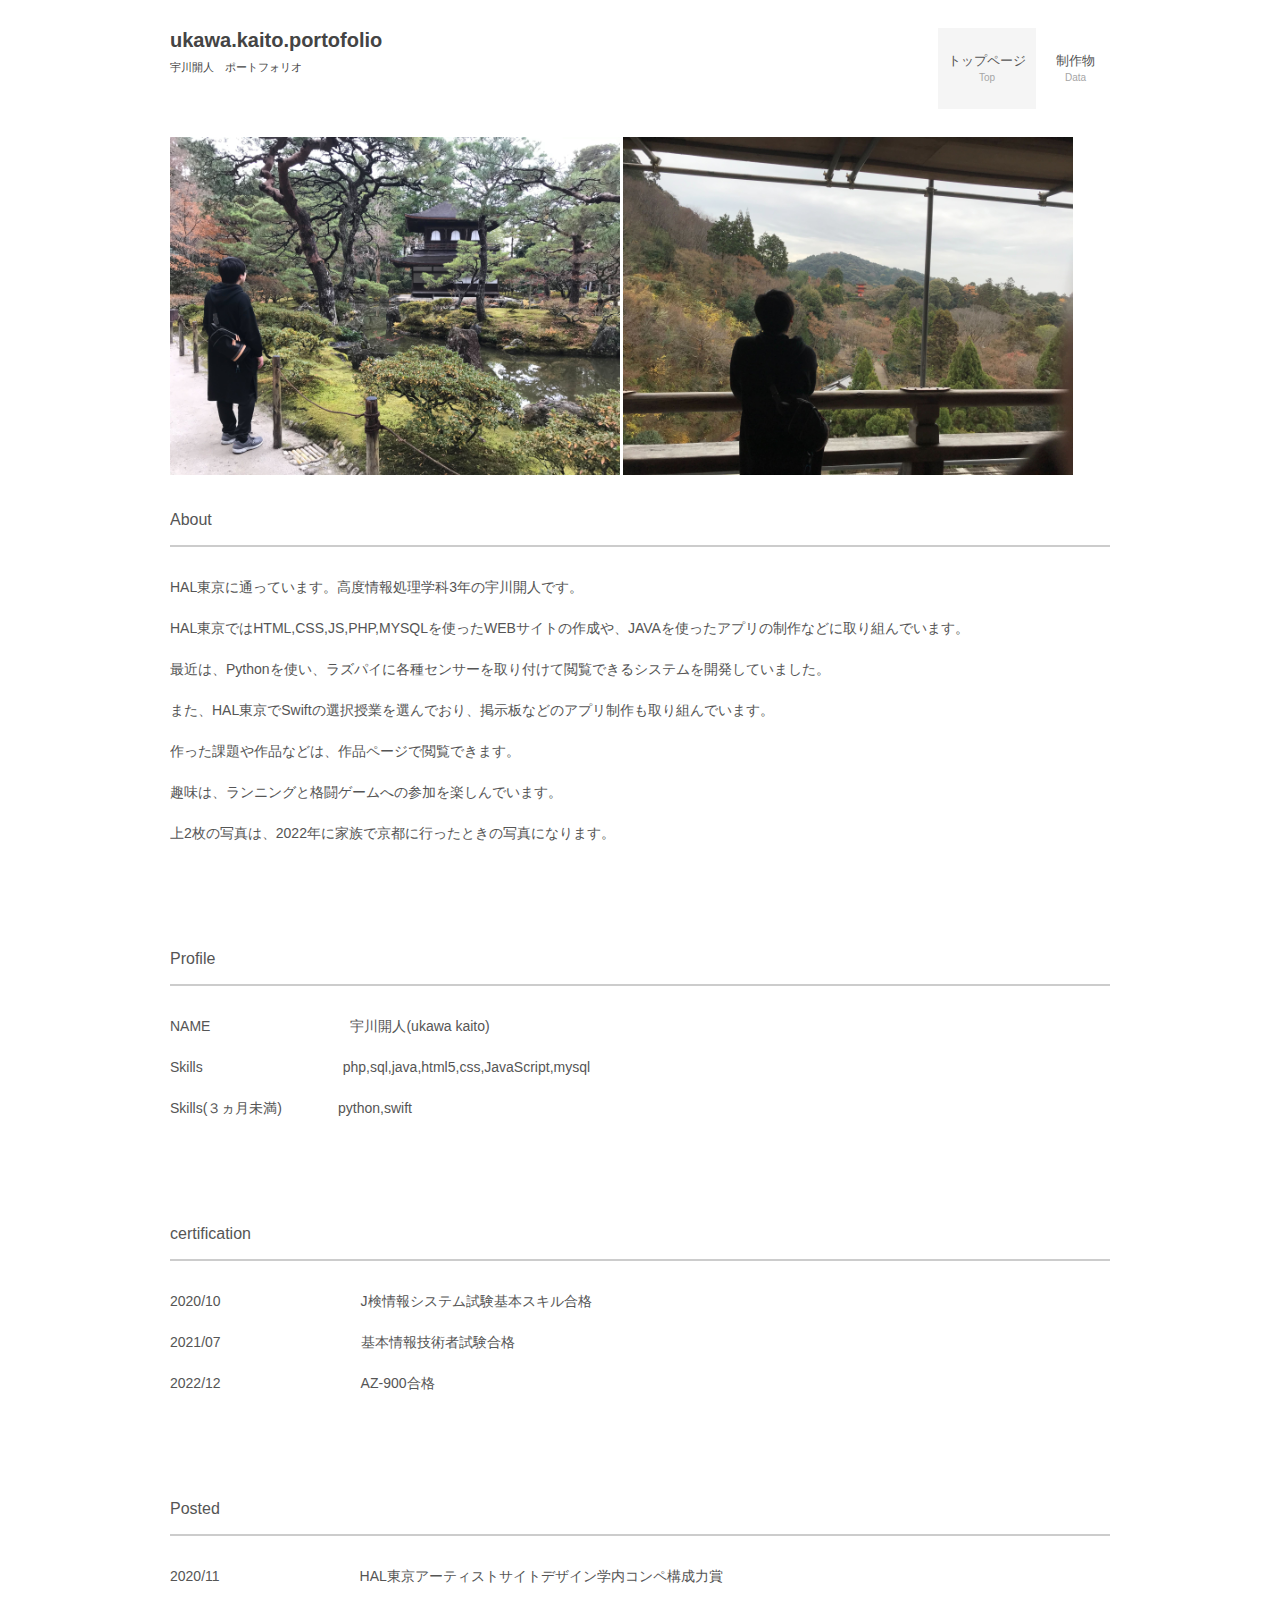
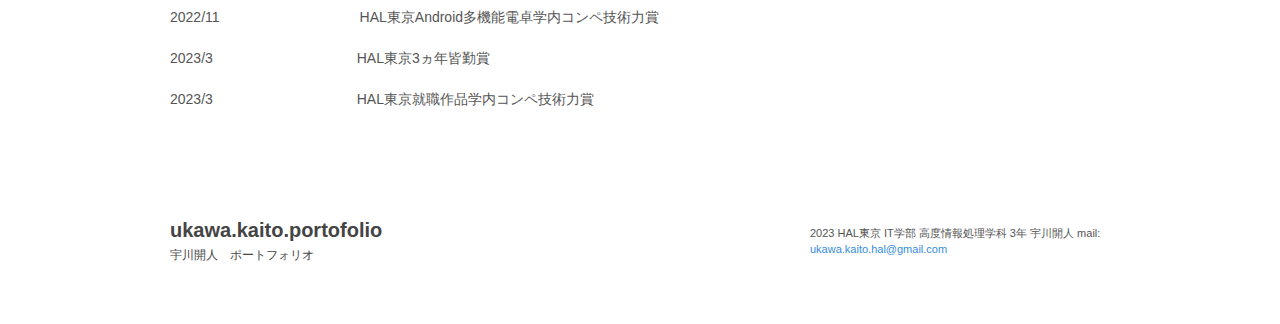
<file: index.html>
<!DOCTYPE html>
<html lang="ja">

<head>
	<meta charset="UTF-8">
	<meta name="viewport" content="width=device-width, user-scalable=yes, maximum-scale=1.0, minimum-scale=1.0">
	<meta name="description" content="portfolio">
	<title>ukawa.kaito.portofolio</title>
	<link rel="stylesheet" type="text/css" media="all" href="css/style.css">
	<script src="js/jquery1.4.4.min.js"></script>
	<script src="js/script.js"></script>
</head>

<body>

	<header id="header" role="banner">
		<div class="inner">
			<div class="logo">
				<a href="index.html" title="Cycle my Deta" rel="home">ukawa.kaito.portofolio
					<h1>宇川開人　ポートフォリオ</h1>
			</div>
			<nav id="mainNav">
				<div class="inner">
					<a class="menu" id="menu"><span>MENU</span></a>
					<div class="panel">
						<ul id="topnav">
							<li class="current-menu-item"><a
									href="index.html"><strong>トップページ</strong><br /><span>Top</span></a></li>
							<li><a href="data.html"><strong>制作物</strong><br /><span>Data</span></a>
							</li>

						</ul>
					</div>
				</div>
			</nav>
		</div>
	</header>

	<div id="mainBanner">
		<div class="inner">
			<img src="images/banners/mainImg1.jpg" width="450" height="280" alt="main1">
			<img src="images/banners/mainImg2.jpg" width="450" height="230" alt="main2">
		</div>
	</div>

	<div id="wrapper">

		<section id="post-221" class="content">
			<h3 class="heading">About</h3>
			<article class="post">

				<p>HAL東京に通っています。高度情報処理学科3年の宇川開人です。</p>
				<p>HAL東京ではHTML,CSS,JS,PHP,MYSQLを使ったWEBサイトの作成や、JAVAを使ったアプリの制作などに取り組んでいます。</p>
				<p>最近は、Pythonを使い、ラズパイに各種センサーを取り付けて閲覧できるシステムを開発していました。</p>
				<p>また、HAL東京でSwiftの選択授業を選んでおり、掲示板などのアプリ制作も取り組んでいます。</p>
				<p>作った課題や作品などは、作品ページで閲覧できます。</p>
				<p>趣味は、ランニングと格闘ゲームへの参加を楽しんでいます。</p>
				<p>上2枚の写真は、2022年に家族で京都に行ったときの写真になります。</p>
			</article>
		</section>
	</div>

	<div id="wrapper">

		<section id="post-221" class="content">
			<h3 class="heading">Profile</h3>
			<article class="post">

				<p>NAME　　　　　　　　　　宇川開人(ukawa kaito)</p>
				<p>Skills　　　　　　　　　　php,sql,java,html5,css,JavaScript,mysql</p>
				<p>Skills(３ヵ月未満)　　　　python,swift</p>
			</article>
		</section>
	</div>

	<div id="wrapper">

		<section id="post-221" class="content">
			<h3 class="heading">certification</h3>
			<article class="post">

				<p>2020/10　　　　　　　　　　J検情報システム試験基本スキル合格</p>
				<p>2021/07　　　　　　　　　　基本情報技術者試験合格</p>
				<p>2022/12　　　　　　　　　　AZ-900合格</p>
			</article>
		</section>
	</div>

	<div id="wrapper">

		<section id="post-221" class="content">
			<h3 class="heading">Posted</h3>
			<article class="post">

				<p>2020/11　　　　　　　　　　HAL東京アーティストサイトデザイン学内コンペ構成力賞</p>
				<p>2022/11　　　　　　　　　　HAL東京Android多機能電卓学内コンペ技術力賞</p>
				<p>2023/3 　　　　　　　　　　HAL東京3ヵ年皆勤賞</p>
				<p>2023/3 　　　　　　　　　　HAL東京就職作品学内コンペ技術力賞</p>
			</article>
		</section>
	</div>

	<footer id="footer">
		<div class="inner">
			<section class="gridWrapper">
				<article class="grid">
					<p class="logo"><a href="index.html" title="portfolio"
							rel="home">ukawa.kaito.portofolio<br /><span>宇川開人　ポートフォリオ</span></a></p>
				</article>
				<article class="grid">
				</article>
				<article class="grid copyright">
					2023 HAL東京 IT学部 高度情報処理学科 3年 宇川開人 mail: <a href="mailto:ukawa.kaito.hal@gmail.com"
						target="_blank">ukawa.kaito.hal@gmail.com</a>
				</article>
			</section>
		</div>
	</footer>

</body>

</html>
</file>
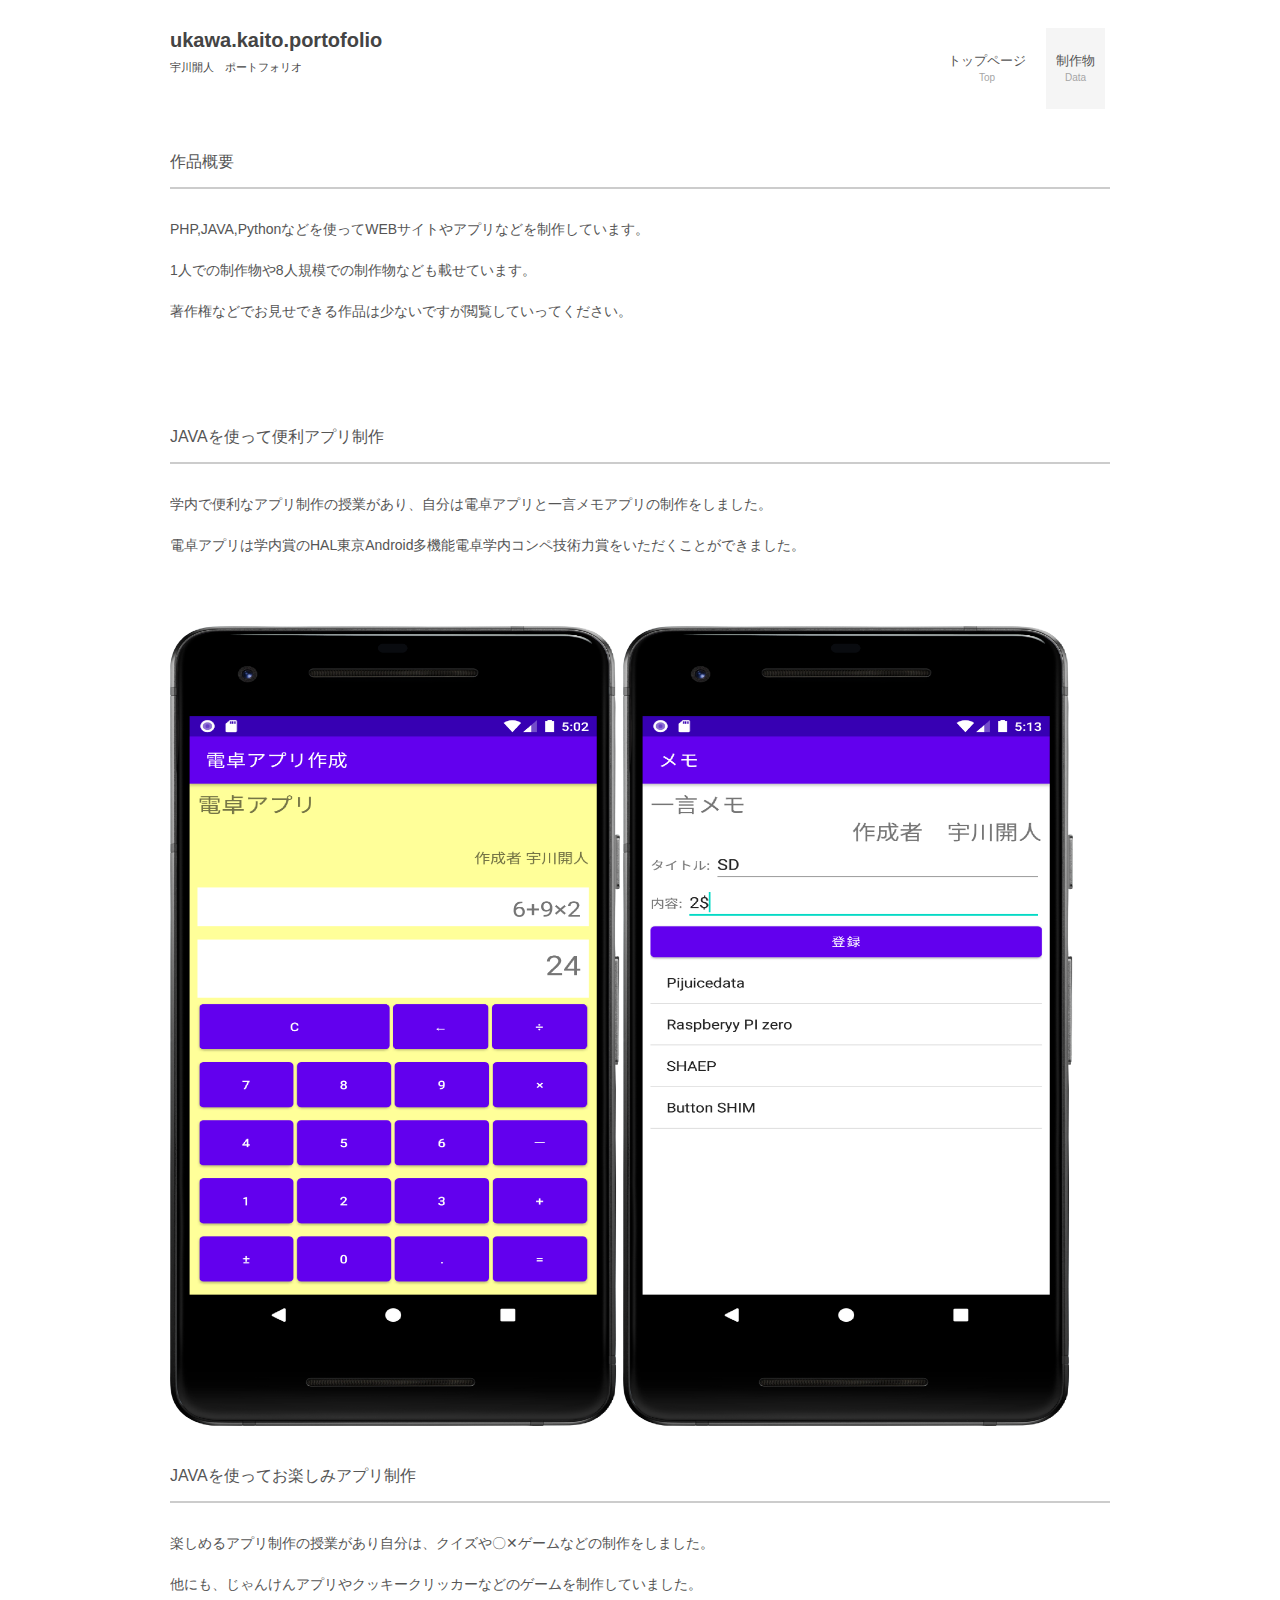
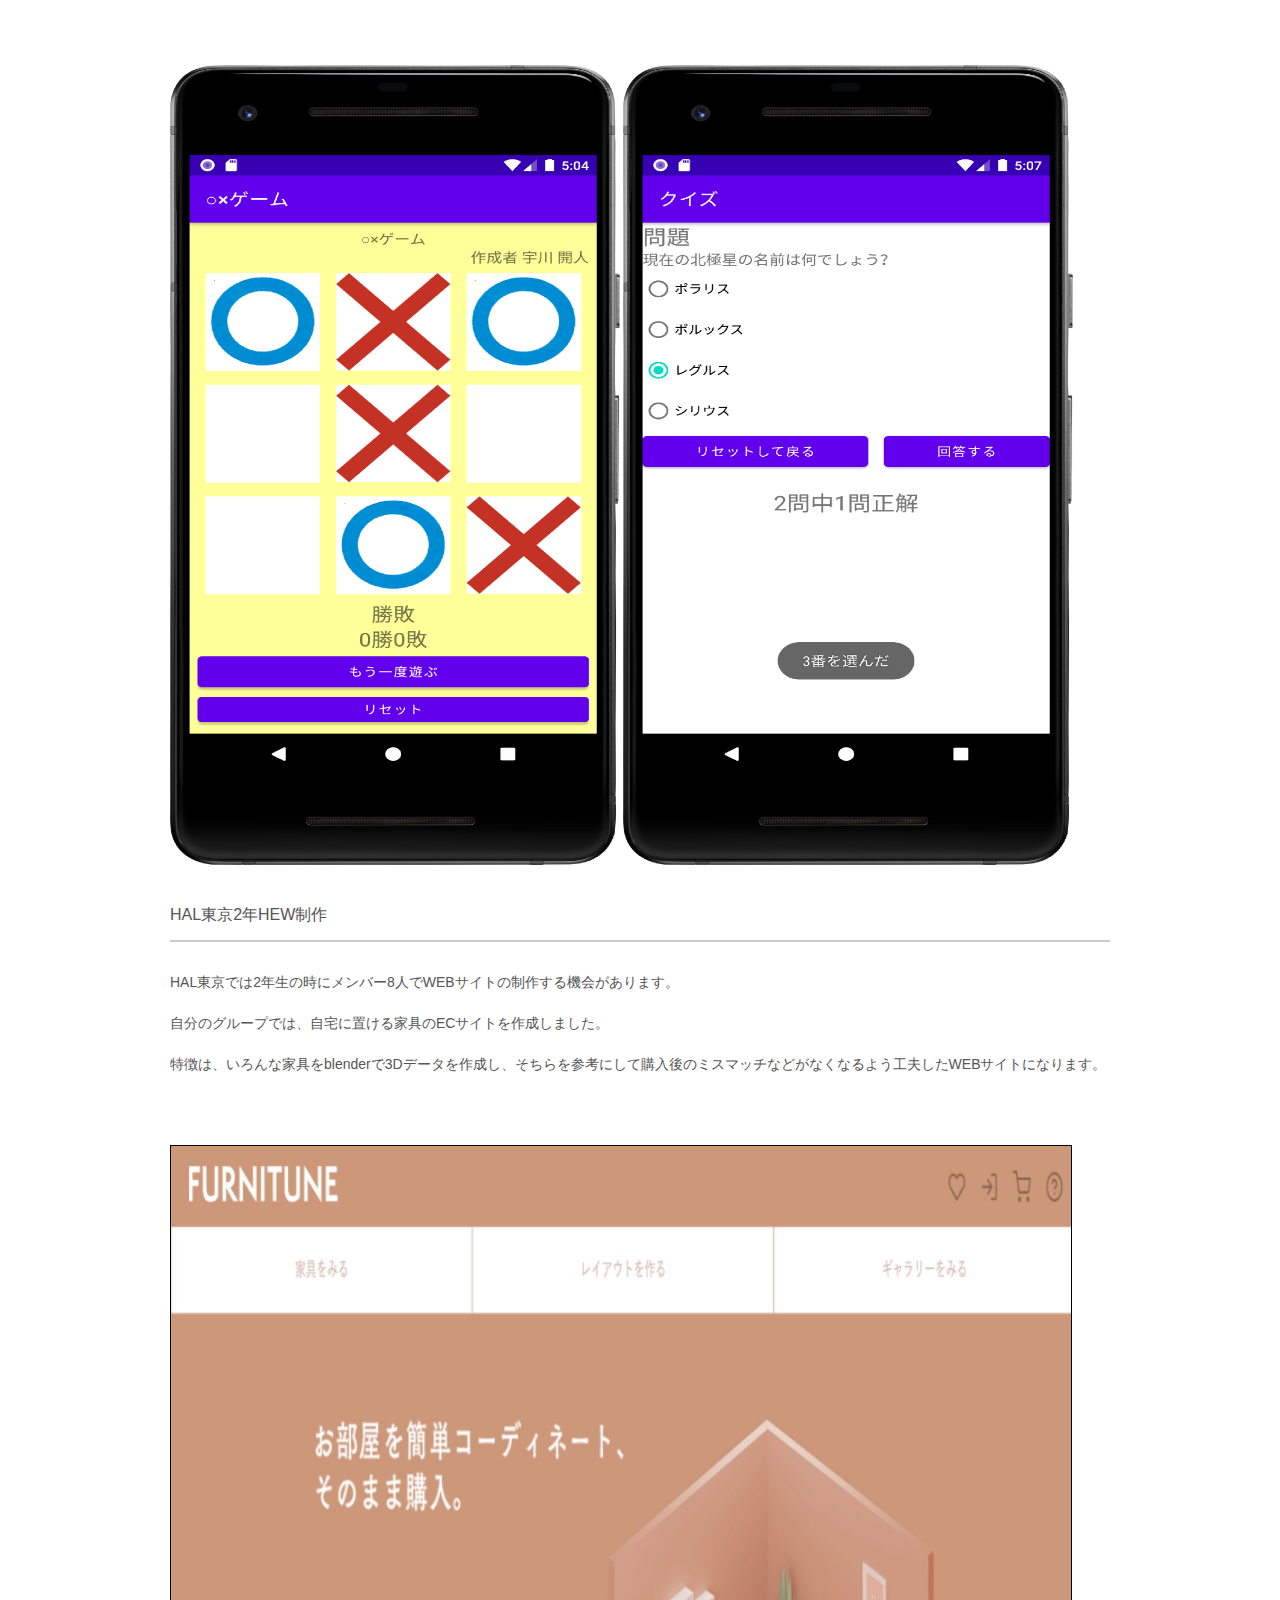
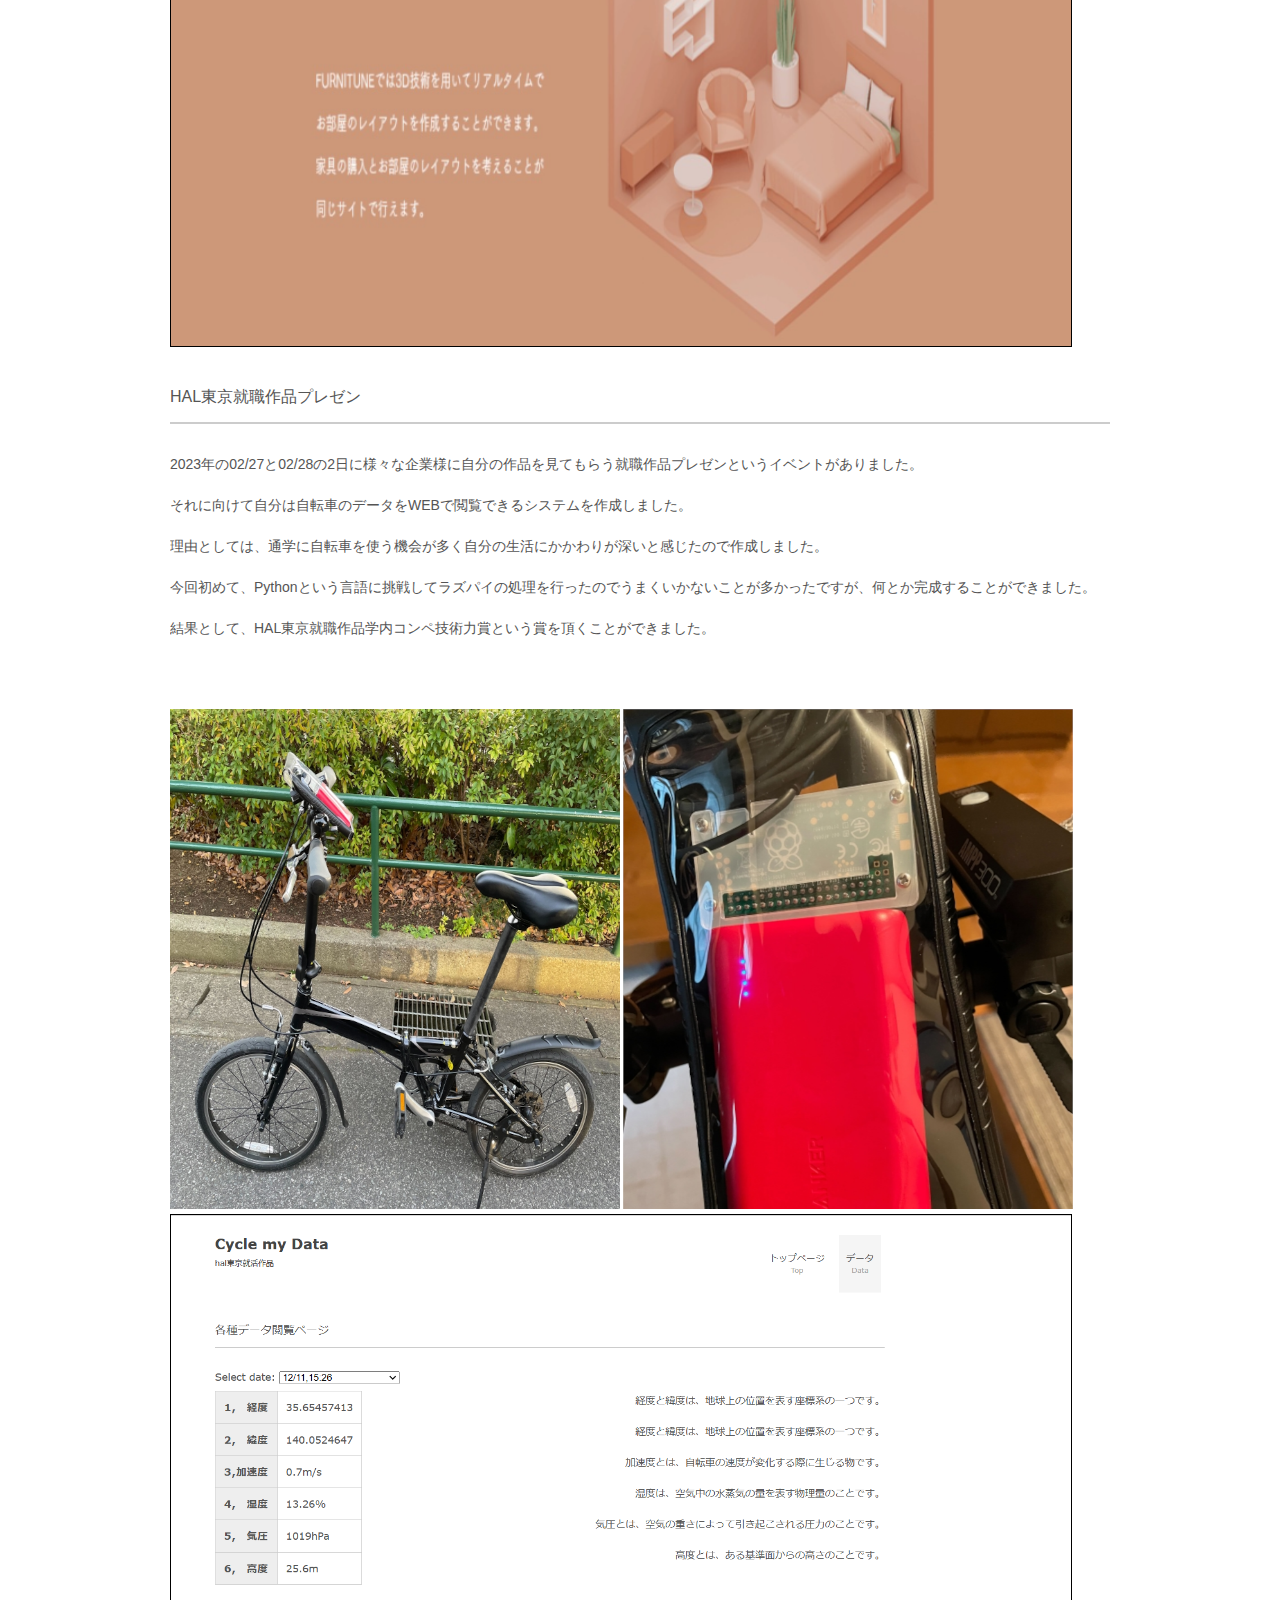
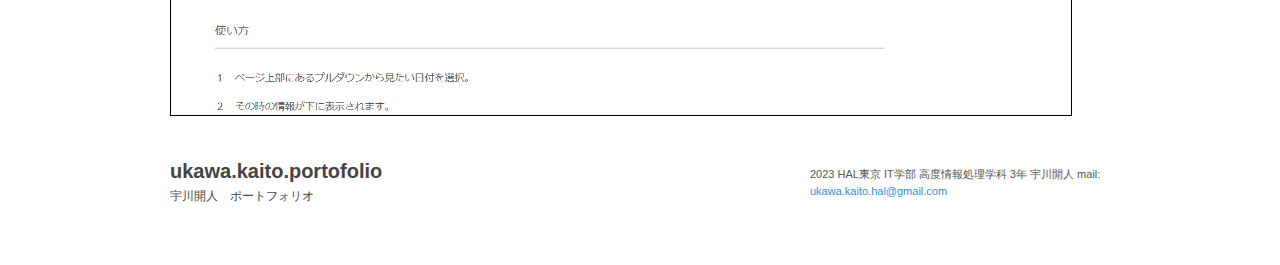
<file: data.html>
<!DOCTYPE html>
<html lang="ja">

<head>
	<meta charset="UTF-8">
	<meta name="viewport" content="width=device-width, user-scalable=yes, maximum-scale=1.0, minimum-scale=1.0">
	<meta name="description" content="portfolio">
	<title>ukawa.kaito.portofolio</title>
	<link rel="stylesheet" type="text/css" media="all" href="css/style.css">
	<script src="js/jquery1.4.4.min.js"></script>
	<script src="js/script.js"></script>
</head>

<body>

	<header id="header" role="banner">
		<div class="inner">
			<div class="logo">
				<a href="index.html" title="Cycle my Deta" rel="home">ukawa.kaito.portofolio
					<h1>宇川開人　ポートフォリオ</h1>
			</div>
			<nav id="mainNav">
				<div class="inner">
					<a class="menu" id="menu"><span>MENU</span></a>
					<div class="panel">
						<ul id="topnav">
							<li><a href="index.html"><strong>トップページ</strong><br /><span>Top</span></a></li>
							<li class="current-menu-item"><a
									href="data.html"><strong>制作物</strong><br /><span>Data</span></a>
							</li>

						</ul>
					</div>
				</div>
			</nav>
		</div>
	</header>

	<div id="wrapper">

		<section id="post-221" class="content">
			<h3 class="heading">作品概要</h3>
			<article class="post">

				<p>PHP,JAVA,Pythonなどを使ってWEBサイトやアプリなどを制作しています。</p>
				<p>1人での制作物や8人規模での制作物なども載せています。</p>
				<p>著作権などでお見せできる作品は少ないですが閲覧していってください。</p>
			</article>
		</section>
	</div>

	<div id="wrapper">

		<section id="post-221" class="content">
			<h3 class="heading">JAVAを使って便利アプリ制作</h3>
			<article class="post">

				<p>学内で便利なアプリ制作の授業があり、自分は電卓アプリと一言メモアプリの制作をしました。</p>
				<p>電卓アプリは学内賞のHAL東京Android多機能電卓学内コンペ技術力賞をいただくことができました。</p>
			</article>
		</section>
	</div>



	<div class="inner">
		<img src="images/banners/Java_01.png" width="450" height="800" alt="アプリ1">
		<img src="images/banners/Java_02.png" width="450" height="800" alt="アプリ2">
	</div>

	<div id="wrapper">

		<section id="post-221" class="content">
			<h3 class="heading">JAVAを使ってお楽しみアプリ制作</h3>
			<article class="post">

				<p>楽しめるアプリ制作の授業があり自分は、クイズや〇✕ゲームなどの制作をしました。</p>
				<p>他にも、じゃんけんアプリやクッキークリッカーなどのゲームを制作していました。</p>
			</article>
		</section>
	</div>



	<div class="inner">
		<img src="images/banners/Java_03.png" width="450" height="800" alt="アプリ3">
		<img src="images/banners/Java_04.png" width="450" height="800" alt="アプリ4">
	</div>

	<div id="wrapper">

		<section id="post-221" class="content">
			<h3 class="heading">HAL東京2年HEW制作</h3>
			<article class="post">

				<p>HAL東京では2年生の時にメンバー8人でWEBサイトの制作する機会があります。</p>
				<p>自分のグループでは、自宅に置ける家具のECサイトを作成しました。</p>
				<p>特徴は、いろんな家具をblenderで3Dデータを作成し、そちらを参考にして購入後のミスマッチなどがなくなるよう工夫したWEBサイトになります。</p>
			</article>
		</section>
	</div>

	<div class="inner">
		<img src="images/banners/web01.png" width="900" height="800" alt="WEB1" style="border: 1px solid black;">
	</div>



	<div id="wrapper">

		<section id="post-221" class="content">
			<h3 class="heading">HAL東京就職作品プレゼン</h3>
			<article class="post">

				<p>2023年の02/27と02/28の2日に様々な企業様に自分の作品を見てもらう就職作品プレゼンというイベントがありました。</p>
				<p>それに向けて自分は自転車のデータをWEBで閲覧できるシステムを作成しました。</p>
				<p>理由としては、通学に自転車を使う機会が多く自分の生活にかかわりが深いと感じたので作成しました。</p>
				<p>今回初めて、Pythonという言語に挑戦してラズパイの処理を行ったのでうまくいかないことが多かったですが、何とか完成することができました。</p>
				<p>結果として、HAL東京就職作品学内コンペ技術力賞という賞を頂くことができました。</p>
			</article>
		</section>
	</div>



	<div class="inner">
		<img src="images/banners/cycle01.png" width="450" height="500" alt="cycle1">
		<img src="images/banners/cycle02.png" width="450" height="500" alt="cycle2">
		<img src="images/banners/cycle03.png" width="900" height="500" alt="cycle4" style="border: 1px solid black;">
	</div>


	<footer id="footer">
		<div class="inner">
			<section class="gridWrapper">
				<article class="grid">
					<p class="logo"><a href="index.html" title="portfolio"
							rel="home">ukawa.kaito.portofolio<br /><span>宇川開人　ポートフォリオ</span></a></p>
				</article>
				<article class="grid">
				</article>
				<article class="grid copyright">
					2023 HAL東京 IT学部 高度情報処理学科 3年 宇川開人 mail: <a href="mailto:ukawa.kaito.hal@gmail.com"
						target="_blank">ukawa.kaito.hal@gmail.com</a>
				</article>
			</section>
		</div>
	</footer>
</body>

</html>
</file>
<file: css/style.css>
@charset "utf-8";

/* =Reset default browser CSS.
Based on work by Eric Meyer:http://meyerweb.com/eric/tools/css/reset/index.html
-------------------------------------------------------------- */
html,
body,
div,
span,
applet,
object,
iframe,
h1,
h2,
h3,
h4,
h5,
h6,
p,
blockquote,
pre,
a,
abbr,
acronym,
address,
big,
cite,
code,
del,
dfn,
em,
font,
ins,
kbd,
q,
s,
samp,
small,
strike,
strong,
sub,
sup,
tt,
var,
dl,
dt,
dd,
ol,
ul,
li,
fieldset,
form,
label,
legend,
table,
caption,
tbody,
tfoot,
thead,
tr,
th,
td {
  border: 0;
  font-family: inherit;
  font-size: 100%;
  font-style: inherit;
  font-weight: inherit;
  margin: 0;
  outline: 0;
  padding: 0;
  vertical-align: baseline;
}

:focus {
  outline: 0;
}

ol,
ul {
  list-style: none;
}

table {
  border-collapse: separate;
  border-spacing: 0;
}

caption,
th,
td {
  font-weight: normal;
  text-align: left;
}

blockquote:before,
blockquote:after,
q:before,
q:after {
  content: "";
}

blockquote,
q {
  quotes: "" "";
}

a img {
  border: 0;
}

figure {
  margin: 0
}

article,
aside,
details,
figcaption,
figure,
footer,
header,
hgroup,
menu,
nav,
section {
  display: block;
}

/* -------------------------------------------------------------- */

body {
  color: #555;
  font: 12px verdana, "ヒラギノ丸ゴ ProN W4", "Hiragino Maru Gothic ProN", "メイリオ", "Meiryo", "ＭＳ Ｐゴシック", "MS PGothic", Sans-Serif;
  line-height: 1.5;
  background: #fff;
  -webkit-text-size-adjust: 100%;
}

/* リンク設定
------------------------------------------------------------*/
a {
  color: #358de0;
  text-decoration: none;
}

a:hover {
  color: #429bef;
}

a:active,
a:focus {
  outline: 0;
}


/* 全体
------------------------------------------------------------*/
#wrapper {
  margin: 20px auto 0;
  padding: 0 1%;
  width: 98%;
  position: relative;
}

.inner {
  margin: 0 auto;
  width: 100%;
}


/*************
/* ヘッダー
*************/
#header {
  z-index: 100;
  margin: 20px 0 28px;
}

#header:after {
  content: "";
  display: block;
  clear: both;
  visibility: hidden;
}

#header h1 {
  font-size: 12px;
  font-weight: normal;
}

/*************
/* ロゴ
*************/
#header .logo {
  float: left;
  padding: 10px 0 0;
}

.logo a {
  font-size: 20px;
  color: #444;
  font-weight: bold;
  line-height: 1;
}

.logo span {
  font-size: 12px;
  font-weight: normal;
}

#header h1 {
  font-size: 11px;
  color: #444;
  margin: 10px 0 0;
}


/**************************
/* メイン画像（トップページ）
**************************/
#mainBanner {
  margin: 0 auto;
  padding: 0;
  width: 100%;
  line-height: 0;
}

#mainBanner .inner {
  position: relative;
}

#mainBanner img {
  max-width: 100%;
  height: auto;
}

.slogan {
  position: absolute;
  max-width: 100%;
  height: auto;
  bottom: 0;
  left: 0;
  padding: 5px 10px;
  line-height: 1.4;
  z-index: 100;
}

.slogan h2 {
  padding-bottom: 5px;
  color: #333;
  font-size: 20px;
}

.slogan h3 {
  font-size: 14px;
  color: #666;
}


/**************************
/* グリッド
**************************/
.gridWrapper {
  padding-bottom: 20px;
  clear: both;
  overflow: hidden;
}

.grid h3 {
  padding: 13px 0;
  margin-bottom: 5px;
  font-weight: bold;
  border-top: 1px solid #ccc;
  border-bottom: 1px solid #ccc;
}

.grid p {
  padding: 5px 0;
}

.grid p.img {
  float: left;
  margin: 3px 0 0 0;
}

.readmore {
  clear: both;
}

.readmore a {
  padding: 3px 5px;
  border-radius: 3px;
  color: #fff;
  background: #999;
}

.readmore a:hover {
  background: #ccc;
}


/* フッター内のグリッド(3カラム) */
#footer .grid {
  border: 0;
  background: transparent;
}

#footer .grid p {
  padding: 0;
}


/*************
メイン コンテンツ
*************/
section.content {
  padding: 10px 0;
  margin-bottom: 20px;
  border-radius: 6px;
  overflow: hidden;
  font-size: 14px;
}

section.content p {
  margin-bottom: 5px;
}


/* アーカイブページ */
section.content .archive {
  padding: 20px 0 0;
  border-bottom: 1px dotted #ccc;
}

section.content p {
  margin-bottom: 5px;
}

h3.heading {
  padding: 3px 0 13px;
  margin-bottom: 30px;
  font-size: 16px;
  border-bottom: 2px solid #ccc;
}

section.content img {
  max-width: 90%;
  height: auto;
}

.alignleft {
  float: left;
  clear: left;
  margin: 3px 10px 10px 0;
}

.alignright {
  float: right;
  clear: right;
  margin: 3px 0 10px 10px;
}

.border,
ul.list img {
  border: 4px solid #ebebeb;
}



/*************
/* フッター
*************/
#footer {
  clear: both;
  padding: 20px 0;
  overflow: hidden;
}

.tel strong {
  font-size: 20px;
  font-weight: bold;
}

#footer .copyright {
  font-size: 11px;
}


/* タイポグラフィ
*****************************************************/
.dateLabel {
  margin: 0 0 10px;
  text-align: right;
  font: italic 1em "Palatino Linotype", "Book Antiqua", Palatino, serif;
}

.post p {
  padding-bottom: 15px;
}

.post ul {
  margin: 0 0 10px 10px;
}

.post ul li {
  margin-bottom: 5px;
  padding-left: 15px;
  background: url(images/bullet.png) no-repeat 0 8px;
}

.post ol {
  margin: 0 0 10px 30px;
}

.post ol li {
  list-style: decimal;
}

.post h1 {
  margin: 20px 0;
  padding: 5px 0;
  font-size: 150%;
  color: #000;
  border-bottom: 3px solid #f0f0f0;
}

.post h2 {
  margin: 10px 0;
  padding-bottom: 2px;
  font-size: 130%;
  font-weight: normal;
  color: #333;
  border-bottom: 2px solid #f0f0f0;
}

.post h3 {
  margin: 10px 0 30px;
  padding-bottom: 10px;
  font-size: 110%;
  font-weight: normal;
  color: #777;
  border-bottom: 2px solid #f0f0f0;
}

.post blockquote {
  clear: both;
  padding: 10px 0 10px 15px;
  margin: 10px 0 25px 30px;
  border-left: 5px solid #ccc;
}

.post blockquote p {
  padding: 5px 0;
}

.post table {
  border-collapse: collapse;
  margin: 10px 0;
}

.post table th,
.post table td {
  padding: 12px;
  border: 1px solid #ccc;
}

.post table th {
  text-align: right;
  font-weight: bold;
  letter-spacing: 1px;
  white-space: nowrap;
  background: #eee;
}

.post dt {
  font-weight: bold;
}

.post dd {
  padding-bottom: 10px;
}

.post img {
  max-width: 100%;
  height: auto;
}

img.aligncenter {
  display: block;
  margin: 5px auto;
}

img.alignright,
img.alignleft {
  padding: 4px;
  margin: 0 0 2px 7px;
  display: inline;
}

img.alignleft {
  margin: 0 7px 2px 0;
}

.alignright {
  float: right;
}

.alignleft {
  float: left;
}


/* PC用
------------------------------------------------------------*/
@media only screen and (min-width:960px) {

  #wrapper,
  .inner {
    width: 940px;
    padding: 0;
  }

  #wrapper {
    padding-bottom: 20px;
  }

  /* グリッド全体 */
  .gridWrapper {
    display: table;
    border-collapse: separate;
    border-spacing: 20px;
    margin-left: -20px;
    width: 980px;
  }

  /* グリッド共通 ベース:トップページ4カラム */
  .grid {
    width: 220px;
    display: table-cell;
  }

  #sub.gridWrapper {
    width: 980px;
  }

  /* サブコンテンツ + フッター グリッド(3カラム) */
  #sub .grid,
  #footer .grid {
    width: 300px;
  }

  /* トップナビゲーション */
  nav div.panel {
    display: block !important;
  }

  a#menu {
    display: none;
  }

  #topnav {
    float: right;
    margin-top: -5px;

  }

  #topnav li {
    float: left;
    margin: 13px 5px 0;
    text-align: center;
    position: relative;
  }

  #topnav a {
    color: #555;
    font-size: 13px;
    display: block;
    padding: 25px 10px;
    line-height: 1.2;
  }

  #topnav span {
    font-size: 10px;
    color: #a5a5a5;
  }

  #topnav li.current-menu-item a,
  #topnav a:hover {
    background: #f5f5f5;
  }

  #topnav ul {
    width: 160px;
    display: none;
  }

  #topnav li:hover ul {
    display: block;
    position: absolute;
    top: 80px;
    left: 0;
    z-index: 500;
  }

  #topnav li li {
    margin: 0;
    float: none;
    width: 160px;
    text-align: left;
    background: #f4f4f4;
  }

  #topnav li li a {
    padding: 10px;
    border: 0;
  }

  #topnav li.current-menu-item li a,
  #topnav li li a {
    border-bottom-width: 1px;
  }

  #topnav li li.current-menu-item a,
  #topnav li li a:hover {
    padding-bottom: 10px;
    border-bottom-width: 3px;
    background: #eee;
  }
}

@media only screen and (max-width:959px) {
  * {
    -webkit-box-sizing: border-box;
    -moz-box-sizing: border-box;
    -o-box-sizing: border-box;
    -ms-box-sizing: border-box;
    box-sizing: border-box;
  }

  #header h1 {
    text-align: center;
  }

  #header .logo,
  #footer .logo {
    float: none;
    text-align: center;
    padding: 10px 5px;
  }

  /* トップナビゲーション */
  nav#mainNav {
    clear: both;
    width: 100%;
    margin: 0 auto;
    padding: 0;
    background: -webkit-gradient(linear, left top, left bottom, color-stop(1, #f4f4f4), color-stop(0.00, #f4f4f4));
    background: -webkit-linear-gradient(top, #f4f4f4 0%, #f4f4f4 100%);
    background: -moz-linear-gradient(top, #f4f4f4 0%, #f4f4f4 100%);
    background: -o-linear-gradient(top, #f4f4f4 0%, #f4f4f4 100%);
    background: -ms-linear-gradient(top, #f4f4f4 0%, #f4f4f4 100%);
    background: linear-gradient(top, #f4f4f4 0%, #f4f4f4 100%);
  }

  nav#mainNav a.menu {
    width: 100%;
    display: block;
    height: 40px;
    line-height: 40px;
    font-weight: bold;
    text-align: left;
    color: #555;
  }

  nav#mainNav a#menu span {
    padding-left: 10px;
  }

  nav#mainNav a span:before {
    content: "≡ ";
  }

  nav#mainNav a.menuOpen span:before {
    content: "× ";
  }

  nav#mainNav a#menu:hover {
    cursor: pointer;
  }

  nav .panel {
    display: none;
    width: 100%;
    position: relative;
    right: 0;
    top: 0;
    z-index: 1;
  }

  nav#mainNav ul {
    margin: 0;
    padding: 0;
  }

  nav#mainNav ul li {
    float: none;
    clear: both;
    width: 100%;
    height: auto;
    line-height: 1.2;
  }

  nav#mainNav ul li a,
  nav#mainNav ul li.current-menu-item li a {
    display: block;
    padding: 15px 10px;
    text-align: left;
    border-bottom: 1px dashed #e8e8e8;
    color: #555;
  }

  nav#mainNav ul li a span {
    padding-left: 10px;
  }

  nav#mainNav ul li:first-child a {
    border-top: 1px dashed #e8e8e8;
  }

  nav#mainNav ul li:last-child a {
    border: 0;
  }

  nav#mainNav ul li li:last-child a {
    border: 0;
  }

  nav#mainNav ul li li:last-child a {
    border-bottom: 1px dashed #e8e8e8;
  }

  nav#mainNav ul li.current-menu-item a,
  nav#mainNav ul li a:hover,
  nav#mainNav ul li.current-menu-item a,
  nav#mainNav ul li a:active,
  nav#mainNav ul li li.current-menu-item a,
  nav#mainNav ul li.current-menu-item li a:hover,
  nav#mainNav ul li.current-menu-item li a:active {
    background: #eee;
  }

  nav div.panel {
    float: none;
  }

  nav#mainNav ul li li {
    float: left;
    border: 0;
  }

  nav#mainNav ul li li a,
  nav#mainNav ul li.current-menu-item li a,
  nav#mainNav ul li li.current-menu-item a {
    padding-left: 40px;
    background: url(images/sub1.png) no-repeat 20px -62px;
  }

  nav#mainNav ul li li.current-menu-item a,
  nav#mainNav ul li li a:hover,
  nav#mainNav ul li.current-menu-item li a:hover {
    background: #eee url(images/sub1.png) no-repeat 20px -62px;
  }

  nav#mainNav ul li li:last-child a {
    background: #f4f4f4 url(images/subLast.png) no-repeat 20px -65px;
  }

  nav#mainNav ul li li:last-child.current-menu-item a,
  nav#mainNav ul li li:last-child a:hover,
  nav#mainNav ul li.current-menu-item li:last-child a:hover {
    background: #eee url(images/subLast.png) no-repeat 20px -65px;
  }

  .grid {
    float: left;
    width: 48%;
    margin: 10px 2% 0 0;
  }

  .grid img {
    float: left;
    margin-right: 5px;
  }

  #sub .grid {
    width: 32%;
    margin: 10px 1%;
  }

  #sub .grid:first-child {
    margin-left: 0;
  }

  #sub .grid:last-child {
    margin-right: 0;
  }

  #footer .grid,
  #footer .grid p {
    float: none;
    width: 100%;
    text-align: center;
    border: 0;
  }

  #footer .grid:last-child {
    padding-top: 20px;
  }
}

@media only screen and (max-width:768px) {
  #header {
    padding-bottom: 0;
  }

  #header h1 {
    text-align: center;
  }

  #header .logo {
    float: none;
    text-align: center;
    padding: 10px 5px 20px;
  }

  #sub ul.list {
    padding: 10px 10px 11px;
  }

  #sub ul.list li {
    padding-bottom: 10px;
    margin-bottom: 8px;
  }
}


@media only screen and (max-width:640px) {
  #footer .grid p {
    text-align: center;
  }

  .grid img {
    float: none;
    margin: 20px auto 10px;
    max-width: 100%;
    height: auto;
  }

  .grid p,
  #sub .grid li {
    text-align: left;
  }

  .alignleft,
  .alignright {
    float: none;
    display: block;
    margin: 0 auto 10px;
  }
}


@media only screen and (max-width:480px) {

  #mainBanner h2,
  #mainBanner h3 {
    font-size: 80%;
  }

  #sub .grid {
    float: none;
    width: 98%;
  }

  #sub .grid h3 {
    padding: 10px 5px;
  }
}
</file>
